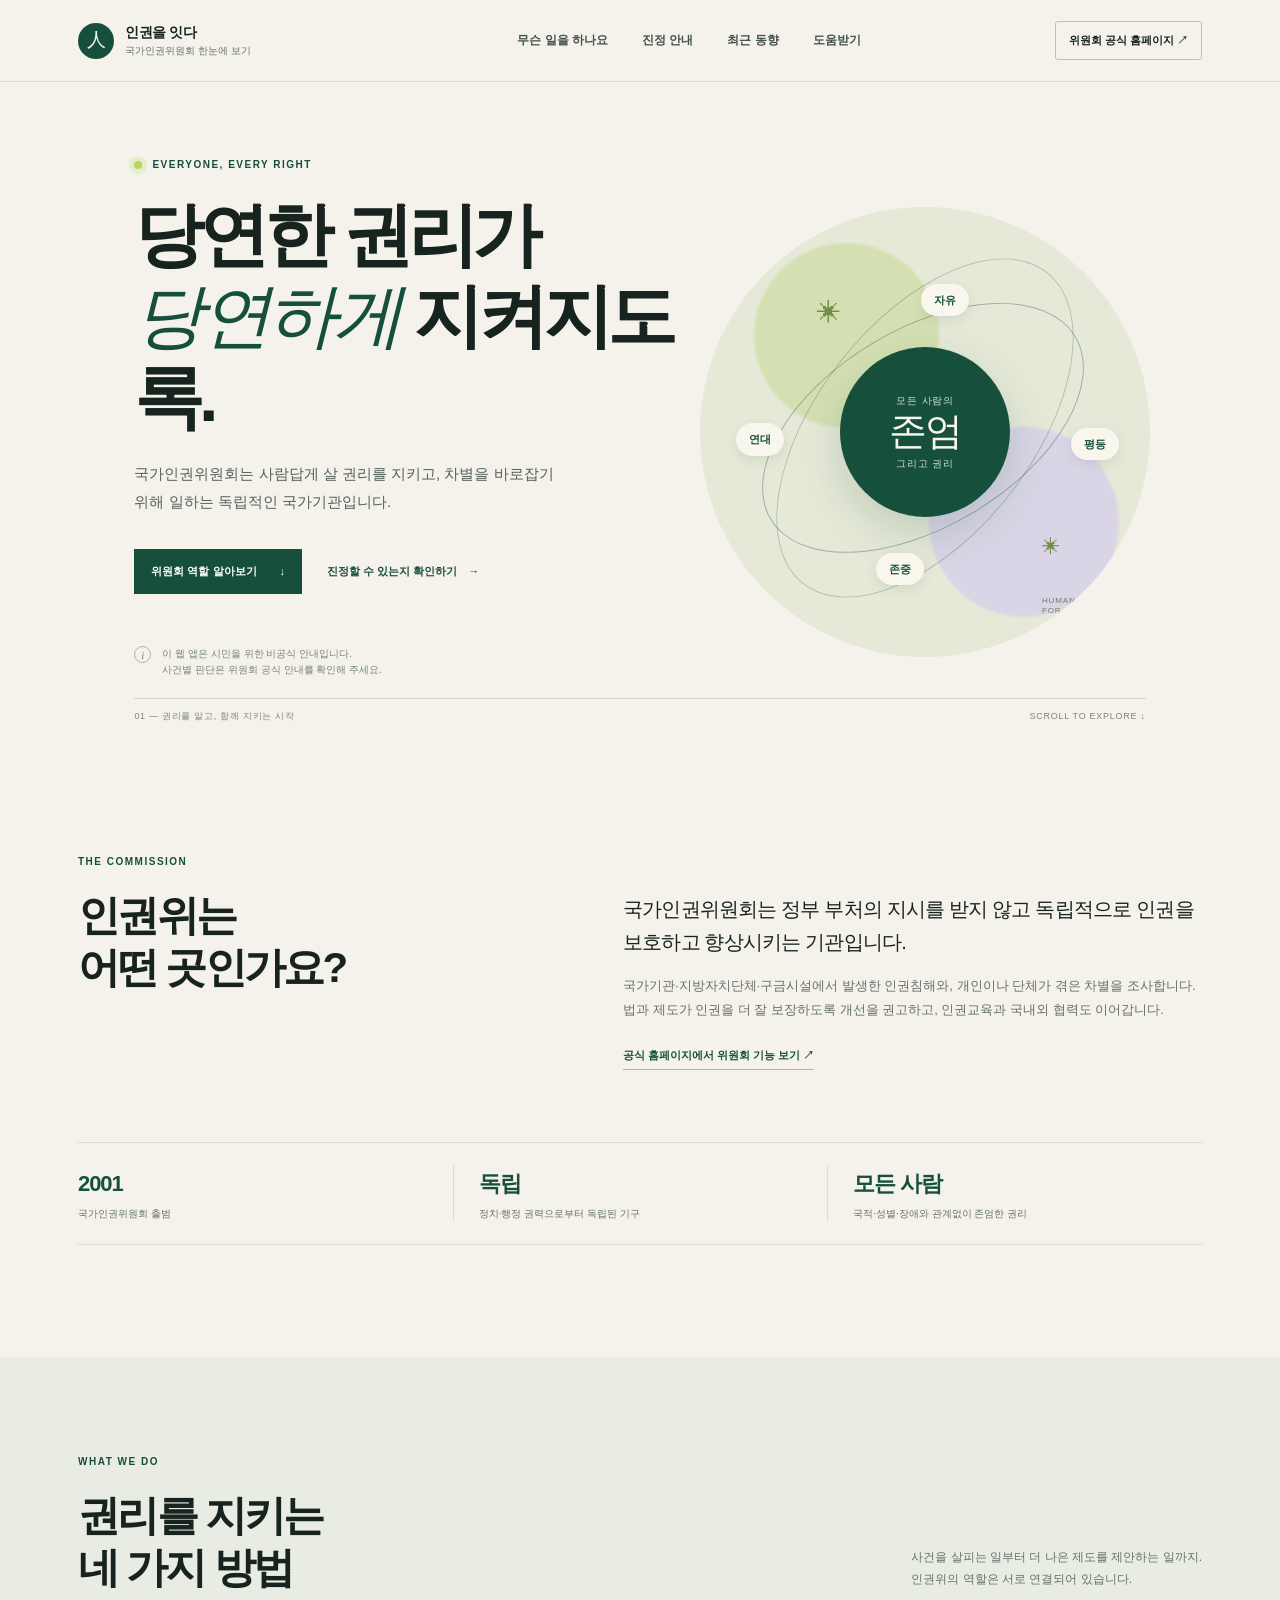
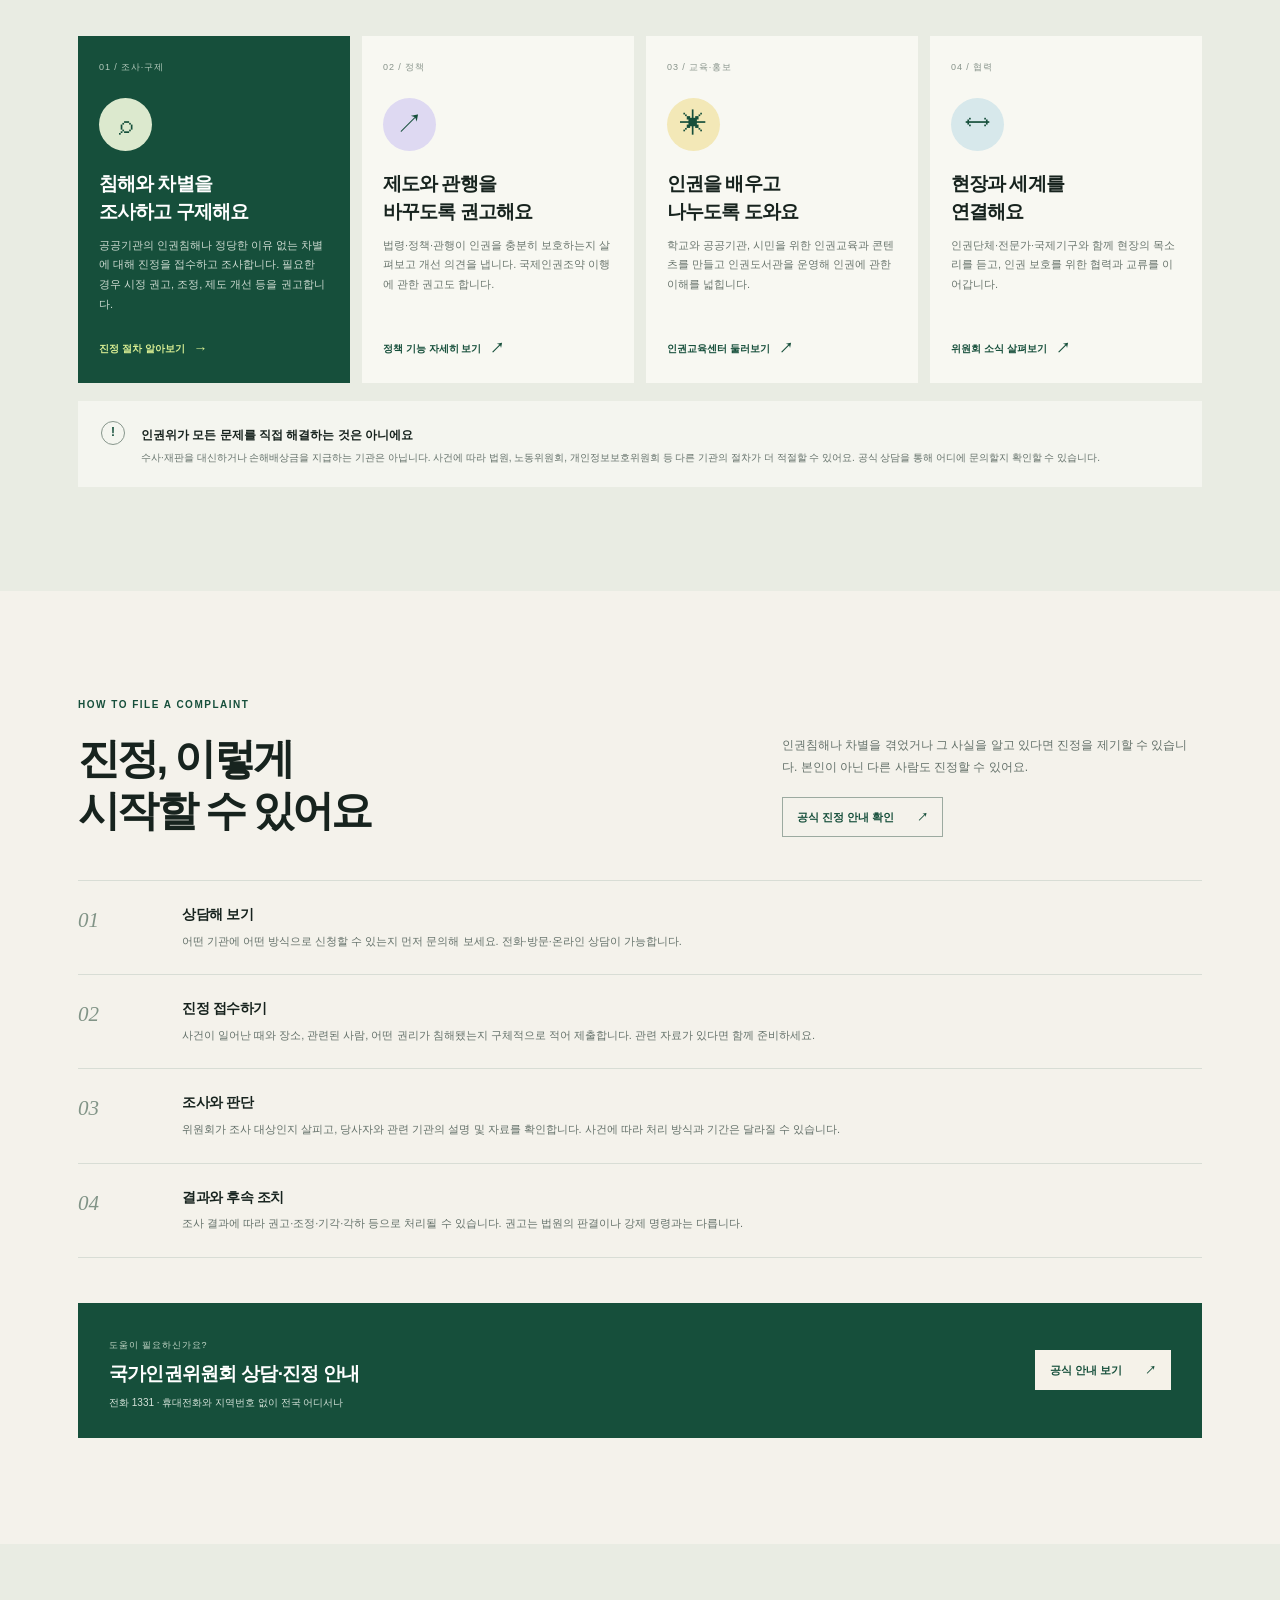
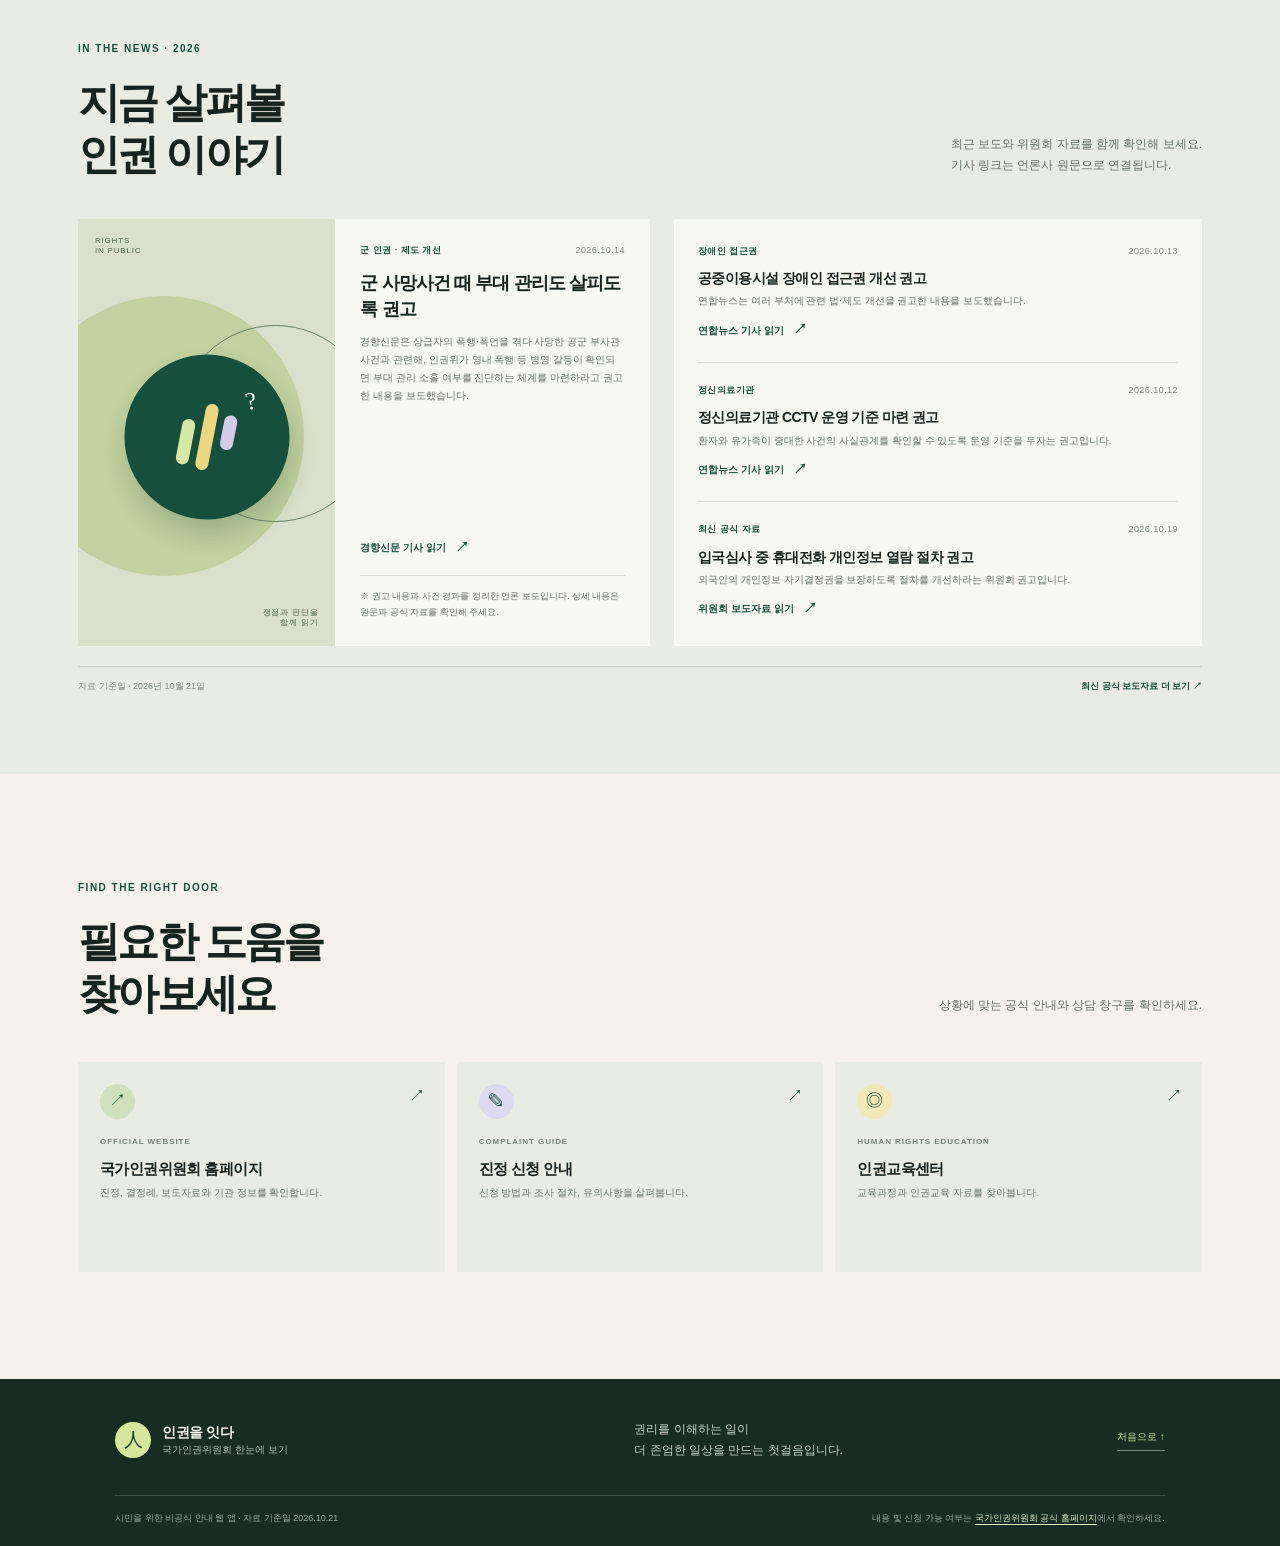
<file: index.html>
<!doctype html>
<html lang="ko">
<head>
  <meta charset="utf-8">
  <meta name="viewport" content="width=device-width, initial-scale=1">
  <meta name="theme-color" content="#f4f2eb">
  <meta name="description" content="국가인권위원회가 하는 일과 진정 방법, 최근 인권 이슈를 쉽게 알아보는 시민 안내 웹 앱입니다.">
  <title>인권을 잇다 — 국가인권위원회 한눈에 보기</title>
  <link rel="stylesheet" href="style.css">
  <script src="app.js" defer></script>
</head>
<body>
  <a class="skip-link" href="#main">본문으로 건너뛰기</a>
  <header class="topbar">
    <a class="brand" href="#top" aria-label="인권을 잇다, 첫 화면">
      <span class="brand-mark" aria-hidden="true">人</span>
      <span><strong>인권을 잇다</strong><small>국가인권위원회 한눈에 보기</small></span>
    </a>
    <button class="menu-toggle" aria-expanded="false" aria-controls="primary-nav" aria-label="메뉴 열기"><span></span><span></span></button>
    <nav id="primary-nav" aria-label="주요 메뉴">
      <a href="#role">무슨 일을 하나요</a>
      <a href="#process">진정 안내</a>
      <a href="#issues">최근 동향</a>
      <a href="#resources">도움받기</a>
    </nav>
    <a class="official-link" href="https://www.humanrights.go.kr/" target="_blank" rel="noopener noreferrer">위원회 공식 홈페이지 <span aria-hidden="true">↗</span></a>
  </header>

  <main id="main">
    <section class="hero" id="top">
      <div class="hero-copy">
        <p class="eyebrow"><span class="eyebrow-dot"></span> EVERYONE, EVERY RIGHT</p>
        <h1>당연한 권리가<br><em>당연하게</em> 지켜지도록.</h1>
        <p class="hero-lede">국가인권위원회는 사람답게 살 권리를 지키고, 차별을 바로잡기 위해 일하는 독립적인 국가기관입니다.</p>
        <div class="hero-actions">
          <a class="button button-dark" href="#role">위원회 역할 알아보기 <span aria-hidden="true">↓</span></a>
          <a class="text-link" href="#process">진정할 수 있는지 확인하기 <span aria-hidden="true">→</span></a>
        </div>
        <div class="hero-note"><span class="note-icon" aria-hidden="true">i</span><span>이 웹 앱은 시민을 위한 비공식 안내입니다.<br>사건별 판단은 위원회 공식 안내를 확인해 주세요.</span></div>
      </div>
      <div class="hero-art" aria-label="서로 다른 사람들이 연결되어 있는 모습을 표현한 그래픽" role="img">
        <div class="orbit orbit-one"></div><div class="orbit orbit-two"></div>
        <div class="art-center"><span>모든 사람의</span><strong>존엄</strong><span>그리고 권리</span></div>
        <span class="orbit-label label-a">자유</span><span class="orbit-label label-b">평등</span><span class="orbit-label label-c">존중</span><span class="orbit-label label-d">연대</span>
        <span class="art-spark spark-a">✳</span><span class="art-spark spark-b">✳</span><span class="art-caption">HUMAN RIGHTS<br>FOR ALL</span>
      </div>
      <div class="hero-bottom"><span>01 — 권리를 알고, 함께 지키는 시작</span><span>SCROLL TO EXPLORE ↓</span></div>
    </section>

    <section class="intro section-wrap" aria-labelledby="intro-title">
      <div class="section-kicker">THE COMMISSION</div>
      <div class="intro-content"><h2 id="intro-title">인권위는<br>어떤 곳인가요?</h2><div><p class="intro-lede">국가인권위원회는 정부 부처의 지시를 받지 않고 독립적으로 인권을 보호하고 향상시키는 기관입니다.</p><p>국가기관·지방자치단체·구금시설에서 발생한 인권침해와, 개인이나 단체가 겪은 차별을 조사합니다. 법과 제도가 인권을 더 잘 보장하도록 개선을 권고하고, 인권교육과 국내외 협력도 이어갑니다.</p><a class="inline-link" href="https://www.humanrights.go.kr/base/contents/view?contentsNo=4&menuLevel=3&menuNo=99" target="_blank" rel="noopener noreferrer">공식 홈페이지에서 위원회 기능 보기 <span>↗</span></a></div></div>
      <div class="stat-strip"><div><strong>2001</strong><span>국가인권위원회 출범</span></div><div><strong>독립</strong><span>정치·행정 권력으로부터 독립된 기구</span></div><div><strong>모든 사람</strong><span>국적·성별·장애와 관계없이 존엄한 권리</span></div></div>
    </section>

    <section class="roles-section" id="role">
      <div class="section-wrap">
        <div class="section-heading"><div><div class="section-kicker">WHAT WE DO</div><h2>권리를 지키는<br>네 가지 방법</h2></div><p>사건을 살피는 일부터 더 나은 제도를 제안하는 일까지.<br>인권위의 역할은 서로 연결되어 있습니다.</p></div>
        <div class="role-grid">
          <article class="role-card role-featured"><span class="role-no">01 / 조사·구제</span><div class="role-icon" aria-hidden="true">⌕</div><h3>침해와 차별을<br>조사하고 구제해요</h3><p>공공기관의 인권침해나 정당한 이유 없는 차별에 대해 진정을 접수하고 조사합니다. 필요한 경우 시정 권고, 조정, 제도 개선 등을 권고합니다.</p><a href="#process" class="card-link">진정 절차 알아보기 <span>→</span></a></article>
          <article class="role-card"><span class="role-no">02 / 정책</span><div class="role-icon icon-lilac" aria-hidden="true">↗</div><h3>제도와 관행을<br>바꾸도록 권고해요</h3><p>법령·정책·관행이 인권을 충분히 보호하는지 살펴보고 개선 의견을 냅니다. 국제인권조약 이행에 관한 권고도 합니다.</p><a href="https://www.humanrights.go.kr/base/contents/view?contentsNo=4&menuLevel=3&menuNo=99" target="_blank" rel="noopener noreferrer" class="card-link">정책 기능 자세히 보기 <span>↗</span></a></article>
          <article class="role-card"><span class="role-no">03 / 교육·홍보</span><div class="role-icon icon-yellow" aria-hidden="true">✳</div><h3>인권을 배우고<br>나누도록 도와요</h3><p>학교와 공공기관, 시민을 위한 인권교육과 콘텐츠를 만들고 인권도서관을 운영해 인권에 관한 이해를 넓힙니다.</p><a href="https://edu.humanrights.go.kr/" target="_blank" rel="noopener noreferrer" class="card-link">인권교육센터 둘러보기 <span>↗</span></a></article>
          <article class="role-card"><span class="role-no">04 / 협력</span><div class="role-icon icon-blue" aria-hidden="true">⟷</div><h3>현장과 세계를<br>연결해요</h3><p>인권단체·전문가·국제기구와 함께 현장의 목소리를 듣고, 인권 보호를 위한 협력과 교류를 이어갑니다.</p><a href="https://www.humanrights.go.kr/" target="_blank" rel="noopener noreferrer" class="card-link">위원회 소식 살펴보기 <span>↗</span></a></article>
        </div>
        <div class="scope-note"><span class="scope-mark">!</span><div><strong>인권위가 모든 문제를 직접 해결하는 것은 아니에요</strong><p>수사·재판을 대신하거나 손해배상금을 지급하는 기관은 아닙니다. 사건에 따라 법원, 노동위원회, 개인정보보호위원회 등 다른 기관의 절차가 더 적절할 수 있어요. 공식 상담을 통해 어디에 문의할지 확인할 수 있습니다.</p></div></div>
      </div>
    </section>

    <section class="process-section section-wrap" id="process">
      <div class="section-heading process-heading"><div><div class="section-kicker">HOW TO FILE A COMPLAINT</div><h2>진정, 이렇게<br>시작할 수 있어요</h2></div><div class="process-intro"><p>인권침해나 차별을 겪었거나 그 사실을 알고 있다면 진정을 제기할 수 있습니다. 본인이 아닌 다른 사람도 진정할 수 있어요.</p><a class="button button-outline" href="https://case.humanrights.go.kr/mdatStep/regStep02.do" target="_blank" rel="noopener noreferrer">공식 진정 안내 확인 <span>↗</span></a></div></div>
      <div class="process-steps">
        <article><span class="step-number">01</span><div><h3>상담해 보기</h3><p>어떤 기관에 어떤 방식으로 신청할 수 있는지 먼저 문의해 보세요. 전화·방문·온라인 상담이 가능합니다.</p></div></article>
        <article><span class="step-number">02</span><div><h3>진정 접수하기</h3><p>사건이 일어난 때와 장소, 관련된 사람, 어떤 권리가 침해됐는지 구체적으로 적어 제출합니다. 관련 자료가 있다면 함께 준비하세요.</p></div></article>
        <article><span class="step-number">03</span><div><h3>조사와 판단</h3><p>위원회가 조사 대상인지 살피고, 당사자와 관련 기관의 설명 및 자료를 확인합니다. 사건에 따라 처리 방식과 기간은 달라질 수 있습니다.</p></div></article>
        <article><span class="step-number">04</span><div><h3>결과와 후속 조치</h3><p>조사 결과에 따라 권고·조정·기각·각하 등으로 처리될 수 있습니다. 권고는 법원의 판결이나 강제 명령과는 다릅니다.</p></div></article>
      </div>
      <div class="callout"><div><span class="callout-eyebrow">도움이 필요하신가요?</span><h3>국가인권위원회 상담·진정 안내</h3><p>전화 1331 · 휴대전화와 지역번호 없이 전국 어디서나</p></div><a class="button button-light" href="https://case.humanrights.go.kr/mdatStep/regStep02.do" target="_blank" rel="noopener noreferrer">공식 안내 보기 <span>↗</span></a></div>
    </section>

    <section class="issues-section" id="issues">
      <div class="section-wrap">
        <div class="section-heading news-heading"><div><div class="section-kicker">IN THE NEWS · 2026</div><h2>지금 살펴볼<br>인권 이야기</h2></div><p>최근 보도와 위원회 자료를 함께 확인해 보세요.<br>기사 링크는 언론사 원문으로 연결됩니다.</p></div>
        <div class="news-layout">
          <article class="news-lead"><div class="news-meta"><span>군 인권 · 제도 개선</span><time datetime="2026-10-14">2026.10.14</time></div><div class="news-art"><span class="news-art-top">RIGHTS<br>IN PUBLIC</span><div class="news-art-shape"><i></i><i></i><i></i><b>?</b></div><span class="news-art-bottom">쟁점과 판단을<br>함께 읽기</span></div><div class="news-lead-copy"><h3>군 사망사건 때 부대 관리도 살피도록 권고</h3><p>경향신문은 상급자의 폭행·폭언을 겪다 사망한 공군 부사관 사건과 관련해, 인권위가 영내 폭행 등 병영 갈등이 확인되면 부대 관리 소홀 여부를 진단하는 체계를 마련하라고 권고한 내용을 보도했습니다.</p><a href="https://www.khan.co.kr/article/202610141200001" target="_blank" rel="noopener noreferrer" class="card-link">경향신문 기사 읽기 <span>↗</span></a><p class="editorial-note">※ 권고 내용과 사건 경과를 정리한 언론 보도입니다. 상세 내용은 원문과 공식 자료를 확인해 주세요.</p></div></article>
          <div class="news-list">
            <article class="news-item"><div class="news-meta"><span>장애인 접근권</span><time datetime="2026-10-13">2026.10.13</time></div><h3>공중이용시설 장애인 접근권 개선 권고</h3><p>연합뉴스는 여러 부처에 관련 법·제도 개선을 권고한 내용을 보도했습니다.</p><a href="https://www.yna.co.kr/amp/view/AKR20261013054400004" target="_blank" rel="noopener noreferrer" class="card-link">연합뉴스 기사 읽기 <span>↗</span></a></article>
            <article class="news-item"><div class="news-meta"><span>정신의료기관</span><time datetime="2026-10-12">2026.10.12</time></div><h3>정신의료기관 CCTV 운영 기준 마련 권고</h3><p>환자와 유가족이 중대한 사건의 사실관계를 확인할 수 있도록 운영 기준을 두자는 권고입니다.</p><a href="https://www.yna.co.kr/view/AKR20261012044500004" target="_blank" rel="noopener noreferrer" class="card-link">연합뉴스 기사 읽기 <span>↗</span></a></article>
            <article class="news-item"><div class="news-meta"><span>최신 공식 자료</span><time datetime="2026-10-19">2026.10.19</time></div><h3>입국심사 중 휴대전화 개인정보 열람 절차 권고</h3><p>외국인의 개인정보 자기결정권을 보장하도록 절차를 개선하라는 위원회 권고입니다.</p><a href="https://humanrights.go.kr/base/board/read?boardManagementNo=24&boardNo=7612371&menuLevel=3&menuNo=912000&page=1&searchCategory=&searchType=&searchWord=" target="_blank" rel="noopener noreferrer" class="card-link">위원회 보도자료 읽기 <span>↗</span></a></article>
          </div>
        </div>
        <div class="news-footnote"><span>자료 기준일 · 2026년 10월 21일</span><a href="https://www.humanrights.go.kr/base/board/list?boardManagementNo=24&menuLevel=3&menuNo=91" target="_blank" rel="noopener noreferrer">최신 공식 보도자료 더 보기 <span>↗</span></a></div>
      </div>
    </section>

    <section class="resources-section section-wrap" id="resources">
      <div class="section-heading"><div><div class="section-kicker">FIND THE RIGHT DOOR</div><h2>필요한 도움을<br>찾아보세요</h2></div><p>상황에 맞는 공식 안내와 상담 창구를 확인하세요.</p></div>
      <div class="resource-grid">
        <a href="https://www.humanrights.go.kr/" target="_blank" rel="noopener noreferrer" class="resource-card"><span class="resource-icon">↗</span><span class="resource-label">OFFICIAL WEBSITE</span><strong>국가인권위원회 홈페이지</strong><span class="resource-desc">진정, 결정례, 보도자료와 기관 정보를 확인합니다.</span><span class="resource-arrow">↗</span></a>
        <a href="https://case.humanrights.go.kr/mdatStep/regStep02.do" target="_blank" rel="noopener noreferrer" class="resource-card"><span class="resource-icon resource-icon-purple">✎</span><span class="resource-label">COMPLAINT GUIDE</span><strong>진정 신청 안내</strong><span class="resource-desc">신청 방법과 조사 절차, 유의사항을 살펴봅니다.</span><span class="resource-arrow">↗</span></a>
        <a href="https://edu.humanrights.go.kr/" target="_blank" rel="noopener noreferrer" class="resource-card"><span class="resource-icon resource-icon-yellow">◎</span><span class="resource-label">HUMAN RIGHTS EDUCATION</span><strong>인권교육센터</strong><span class="resource-desc">교육과정과 인권교육 자료를 찾아봅니다.</span><span class="resource-arrow">↗</span></a>
      </div>
    </section>
  </main>

  <footer class="footer"><div class="footer-top"><a class="brand brand-footer" href="#top"><span class="brand-mark" aria-hidden="true">人</span><span><strong>인권을 잇다</strong><small>국가인권위원회 한눈에 보기</small></span></a><p>권리를 이해하는 일이<br>더 존엄한 일상을 만드는 첫걸음입니다.</p><a class="back-top" href="#top">처음으로 ↑</a></div><div class="footer-bottom"><span>시민을 위한 비공식 안내 웹 앱 · 자료 기준일 2026.10.21</span><span>내용 및 신청 가능 여부는 <a href="https://www.humanrights.go.kr/" target="_blank" rel="noopener noreferrer">국가인권위원회 공식 홈페이지</a>에서 확인하세요.</span></div></footer>
  <aside class="popup-fallback" id="popup-fallback" role="alert" hidden>
    <div><strong>설문 팝업이 열리지 않았나요?</strong><p>브라우저가 자동 팝업을 차단했을 수 있습니다.</p></div>
    <a href="survey.html" target="rightsHelpSurvey" id="popup-retry">설문 열기 <span aria-hidden="true">↗</span></a>
  </aside>
</body>
</html>
</file>
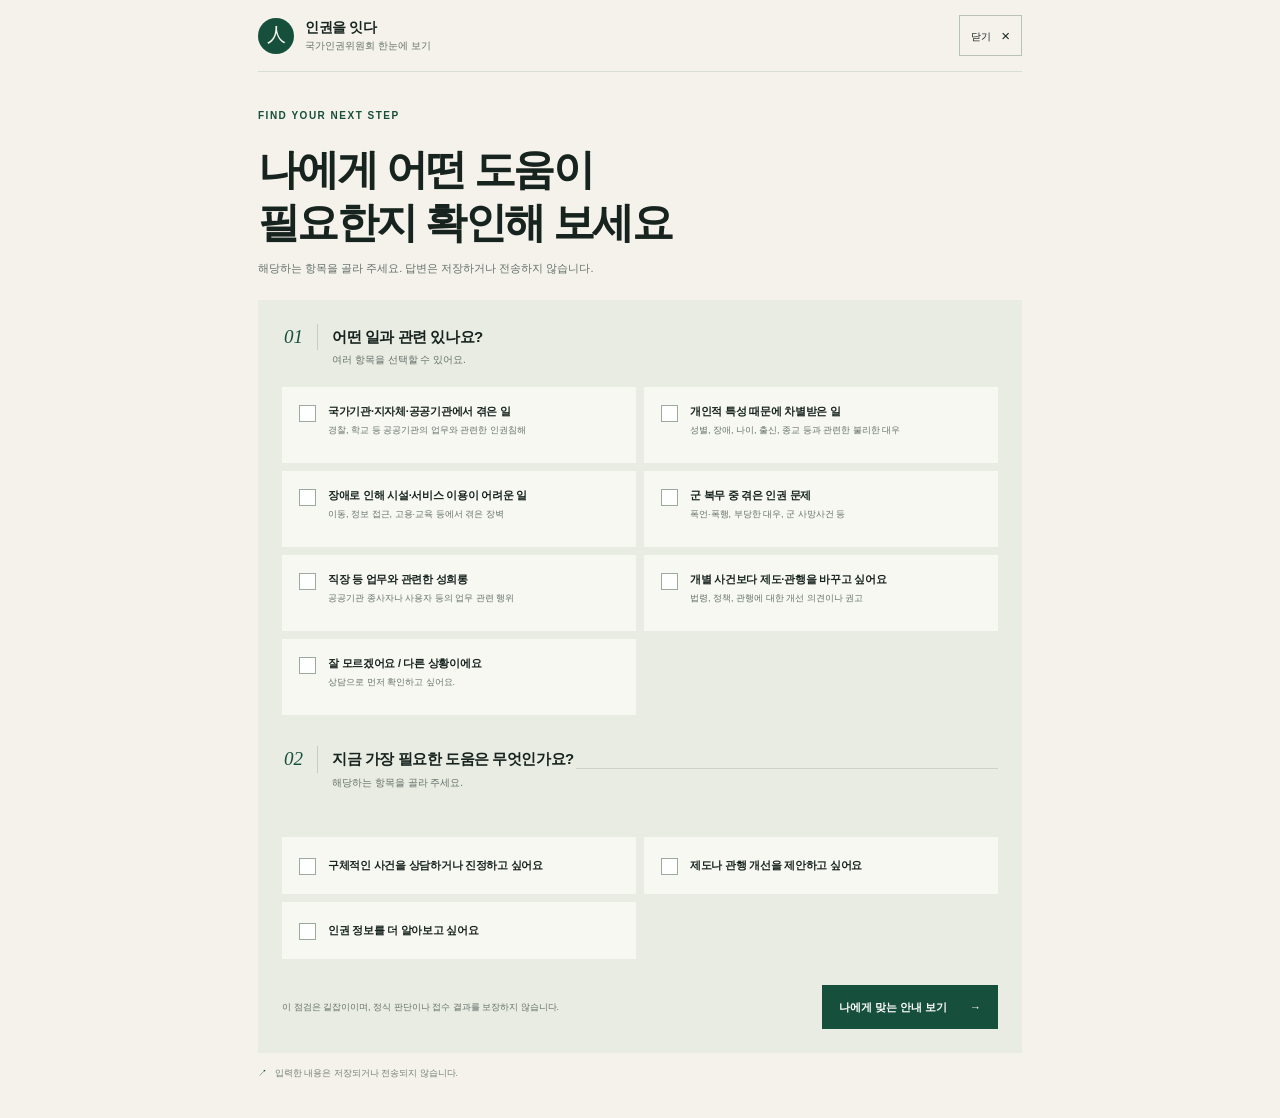
<file: survey.html>
<!doctype html>
<html lang="ko">
<head>
  <meta charset="utf-8">
  <meta name="viewport" content="width=device-width, initial-scale=1">
  <meta name="theme-color" content="#f4f2eb">
  <meta name="description" content="국가인권위원회에서 받을 수 있는 도움을 확인하는 자가점검 설문입니다.">
  <title>나에게 맞는 도움 찾기 — 인권을 잇다</title>
  <link rel="stylesheet" href="style.css">
  <script src="app.js" defer></script>
</head>
<body class="survey-window">
  <main class="survey-window-shell">
    <header class="survey-window-header">
      <a class="brand" href="index.html" target="_blank" rel="noopener noreferrer" aria-label="소개 페이지 열기">
        <span class="brand-mark" aria-hidden="true">人</span>
        <span><strong>인권을 잇다</strong><small>국가인권위원회 한눈에 보기</small></span>
      </a>
      <button class="survey-close" id="close-survey" type="button" aria-label="설문 창 닫기">닫기 <span aria-hidden="true">×</span></button>
    </header>
    <section class="survey-window-content" aria-labelledby="survey-title">
      <div class="section-kicker">FIND YOUR NEXT STEP</div>
      <h1 id="survey-title">나에게 어떤 도움이<br>필요한지 확인해 보세요</h1>
      <p class="survey-window-intro">해당하는 항목을 골라 주세요. 답변은 저장하거나 전송하지 않습니다.</p>
      <form class="help-check-form" id="help-check-form">
        <fieldset class="check-group">
          <legend><span class="question-number">01</span><span><strong>어떤 일과 관련 있나요?</strong><small>여러 항목을 선택할 수 있어요.</small></span></legend>
          <div class="check-options">
            <label class="check-option"><input type="checkbox" name="situation" value="public"><span class="custom-check" aria-hidden="true"></span><span><strong>국가기관·지자체·공공기관에서 겪은 일</strong><small>경찰, 학교 등 공공기관의 업무와 관련한 인권침해</small></span></label>
            <label class="check-option"><input type="checkbox" name="situation" value="discrimination"><span class="custom-check" aria-hidden="true"></span><span><strong>개인적 특성 때문에 차별받은 일</strong><small>성별, 장애, 나이, 출신, 종교 등과 관련한 불리한 대우</small></span></label>
            <label class="check-option"><input type="checkbox" name="situation" value="access"><span class="custom-check" aria-hidden="true"></span><span><strong>장애로 인해 시설·서비스 이용이 어려운 일</strong><small>이동, 정보 접근, 고용·교육 등에서 겪은 장벽</small></span></label>
            <label class="check-option"><input type="checkbox" name="situation" value="military"><span class="custom-check" aria-hidden="true"></span><span><strong>군 복무 중 겪은 인권 문제</strong><small>폭언·폭행, 부당한 대우, 군 사망사건 등</small></span></label>
            <label class="check-option"><input type="checkbox" name="situation" value="harassment"><span class="custom-check" aria-hidden="true"></span><span><strong>직장 등 업무와 관련한 성희롱</strong><small>공공기관 종사자나 사용자 등의 업무 관련 행위</small></span></label>
            <label class="check-option"><input type="checkbox" name="situation" value="policy"><span class="custom-check" aria-hidden="true"></span><span><strong>개별 사건보다 제도·관행을 바꾸고 싶어요</strong><small>법령, 정책, 관행에 대한 개선 의견이나 권고</small></span></label>
            <label class="check-option"><input type="checkbox" name="situation" value="unsure"><span class="custom-check" aria-hidden="true"></span><span><strong>잘 모르겠어요 / 다른 상황이에요</strong><small>상담으로 먼저 확인하고 싶어요.</small></span></label>
          </div>
        </fieldset>
        <fieldset class="check-group check-group-next">
          <legend><span class="question-number">02</span><span><strong>지금 가장 필요한 도움은 무엇인가요?</strong><small>해당하는 항목을 골라 주세요.</small></span></legend>
          <div class="check-options check-options-short">
            <label class="check-option"><input type="checkbox" name="need" value="case"><span class="custom-check" aria-hidden="true"></span><span><strong>구체적인 사건을 상담하거나 진정하고 싶어요</strong></span></label>
            <label class="check-option"><input type="checkbox" name="need" value="policy"><span class="custom-check" aria-hidden="true"></span><span><strong>제도나 관행 개선을 제안하고 싶어요</strong></span></label>
            <label class="check-option"><input type="checkbox" name="need" value="learn"><span class="custom-check" aria-hidden="true"></span><span><strong>인권 정보를 더 알아보고 싶어요</strong></span></label>
          </div>
        </fieldset>
        <div class="help-check-actions"><p>이 점검은 길잡이이며, 정식 판단이나 접수 결과를 보장하지 않습니다.</p><button type="submit" class="button button-dark">나에게 맞는 안내 보기 <span aria-hidden="true">→</span></button></div>
      </form>
      <div class="help-result" id="help-result" role="status" aria-live="polite" tabindex="-1" hidden></div>
      <p class="privacy-note"><span aria-hidden="true">↗</span> 입력한 내용은 저장되거나 전송되지 않습니다.</p>
    </section>
  </main>
</body>
</html>
</file>
<file: style.css>
:root{--ink:#17231e;--muted:#64716a;--paper:#f4f2eb;--white:#fffefa;--green:#164f3b;--green-dark:#103b2d;--line:#d8ddd5;--lime:#d8ee91;--lav:#ded9f2;--yellow:#f3d77d;--blue:#d7e8eb;--serif:Georgia,'Times New Roman',serif;--sans:-apple-system,BlinkMacSystemFont,'Apple SD Gothic Neo','Malgun Gothic','Noto Sans KR',sans-serif}
*{box-sizing:border-box}html{scroll-behavior:smooth;scroll-padding-top:88px}body{margin:0;background:var(--paper);color:var(--ink);font-family:var(--sans);font-size:15px;line-height:1.7;-webkit-font-smoothing:antialiased}a{color:inherit;text-decoration:none}button{font:inherit}.skip-link{position:absolute;top:-50px;left:16px;background:var(--green);color:white;padding:10px 16px;z-index:20}.skip-link:focus{top:12px}.topbar{height:82px;padding:0 6.1vw;display:flex;align-items:center;justify-content:space-between;border-bottom:1px solid rgba(23,35,30,.12);background:rgba(244,242,235,.94);position:sticky;top:0;z-index:10;backdrop-filter:blur(16px)}.brand{display:flex;align-items:center;gap:11px;min-width:245px}.brand-mark{width:36px;height:36px;display:grid;place-items:center;border-radius:50%;background:var(--green);color:#f7f5ed;font-family:var(--serif);font-size:19px}.brand strong,.brand small{display:block;line-height:1.35}.brand strong{font-size:14px;letter-spacing:-.03em}.brand small{font-size:10px;color:var(--muted);margin-top:2px}.topbar nav{display:flex;gap:34px;align-items:center}.topbar nav a{font-size:12px;font-weight:600;color:#44524b;transition:color .2s}.topbar nav a:hover,.topbar nav a:focus{color:var(--green)}.official-link{border:1px solid #b9c2ba;padding:9px 13px;font-size:11px;font-weight:600;border-radius:3px}.official-link span,.inline-link span{color:var(--green)}.menu-toggle{display:none}
.hero{min-height:640px;padding:74px 9vw 22px 10.5vw;display:grid;grid-template-columns:1.07fr .93fr;align-items:center;position:relative;overflow:hidden}.hero-copy{padding-bottom:45px;max-width:570px}.eyebrow,.section-kicker{font-size:10px;letter-spacing:.15em;font-weight:700;color:var(--green)}.eyebrow{display:flex;align-items:center;gap:10px;margin:0 0 22px}.eyebrow-dot{width:8px;height:8px;background:#b7d65c;border-radius:50%;box-shadow:0 0 0 5px #e6edca}.hero h1{font-size:clamp(45px,5.5vw,76px);letter-spacing:-.075em;line-height:1.15;margin:0 0 22px;font-weight:700}.hero h1 em{font-family:var(--serif);font-weight:400;letter-spacing:-.055em;color:var(--green);font-style:italic}.hero-lede{font-size:15px;color:#53615a;max-width:430px;line-height:1.9;margin:0}.hero-actions{display:flex;align-items:center;gap:25px;margin-top:32px}.button{display:inline-flex;align-items:center;gap:23px;padding:13px 17px;font-size:11px;font-weight:700;transition:transform .2s,background .2s}.button:hover{transform:translateY(-2px)}.button-dark{background:var(--green);color:white}.button-dark:hover{background:var(--green-dark)}.text-link,.inline-link{font-size:11px;font-weight:700;color:var(--green)}.text-link span{margin-left:8px}.hero-note{margin-top:52px;display:flex;align-items:flex-start;gap:11px;color:#77837b;font-size:10px;line-height:1.6}.note-icon{border:1px solid #aab5ac;border-radius:50%;width:17px;height:17px;line-height:16px;text-align:center;font-family:var(--serif);font-style:italic;font-size:11px;flex:none}.hero-art{width:min(39vw,450px);height:min(39vw,450px);min-width:330px;min-height:330px;margin:0 auto 14px;position:relative;border-radius:50%;background:#e6e9d8;overflow:hidden}.hero-art:before,.hero-art:after{content:"";position:absolute;border-radius:50%;filter:blur(1px)}.hero-art:before{width:185px;height:185px;background:#d5e0b2;top:8%;left:12%}.hero-art:after{width:190px;height:190px;background:#d9d2e8;right:7%;bottom:9%;opacity:.88}.orbit{position:absolute;border:1px solid rgba(22,79,59,.36);border-radius:50%;z-index:1;transform:rotate(-31deg)}.orbit-one{width:79%;height:44%;left:10%;top:27%}.orbit-two{width:48%;height:88%;left:26%;top:5%;transform:rotate(38deg);border-color:rgba(22,79,59,.25)}.art-center{position:absolute;z-index:3;width:170px;height:170px;border-radius:50%;background:var(--green);color:#f7f5ed;left:50%;top:50%;transform:translate(-50%,-50%);display:flex;align-items:center;justify-content:center;flex-direction:column;box-shadow:0 16px 45px rgba(22,79,59,.18)}.art-center span{font-size:10px;letter-spacing:.08em;color:#d5e2d9}.art-center strong{font-family:var(--serif);font-size:38px;line-height:1.2;font-weight:400;letter-spacing:-.05em}.orbit-label{position:absolute;z-index:4;font-size:11px;font-weight:700;color:var(--green);background:#f8f6ed;padding:7px 13px;border-radius:20px;box-shadow:0 4px 12px #3946351c}.label-a{top:17%;left:49%}.label-b{right:7%;top:49%}.label-c{bottom:16%;left:39%}.label-d{left:8%;top:48%}.art-spark{position:absolute;z-index:3;color:#718d46;font-size:24px}.spark-a{top:19%;left:26%}.spark-b{right:20%;bottom:21%;font-size:18px}.art-caption{position:absolute;z-index:2;bottom:9%;right:8%;font-size:8px;line-height:1.3;letter-spacing:.11em;color:#6e7b68}.hero-bottom{position:absolute;bottom:20px;left:10.5vw;right:10.5vw;border-top:1px solid #cfd5cb;padding-top:10px;display:flex;justify-content:space-between;color:#7b857e;font-size:9px;letter-spacing:.08em}
.section-wrap{max-width:1180px;margin:0 auto;padding-left:28px;padding-right:28px}.intro{padding-top:108px;padding-bottom:112px}.section-kicker{margin-bottom:20px}.intro-content{display:grid;grid-template-columns:.88fr 1.12fr;gap:8%;align-items:start}.intro h2,.section-heading h2{font-size:42px;line-height:1.24;letter-spacing:-.065em;margin:0;font-weight:600}.intro-content>div{max-width:615px}.intro-lede{font-size:20px;line-height:1.65;letter-spacing:-.04em;margin:3px 0 15px;font-weight:500}.intro-content>div>p:not(.intro-lede){font-size:13px;color:var(--muted);line-height:1.9;margin:0 0 18px}.inline-link{display:inline-block;border-bottom:1px solid #a9b9ad;padding-bottom:4px}.stat-strip{margin-top:72px;border-top:1px solid var(--line);border-bottom:1px solid var(--line);display:grid;grid-template-columns:repeat(3,1fr);padding:22px 0}.stat-strip div{padding-left:25px;border-left:1px solid var(--line)}.stat-strip div:first-child{border:0;padding-left:0}.stat-strip strong,.stat-strip span{display:block}.stat-strip strong{font-size:22px;letter-spacing:-.05em;color:var(--green)}.stat-strip span{font-size:10px;color:var(--muted);margin-top:3px}
.roles-section{background:#e9ece3;padding:96px 0 104px}.section-heading{display:flex;align-items:flex-end;justify-content:space-between;gap:30px;margin-bottom:42px}.section-heading>p{font-size:12px;line-height:1.8;color:var(--muted);margin:0 0 4px}.role-grid{display:grid;grid-template-columns:repeat(4,1fr);gap:12px}.role-card{min-height:320px;background:#f8f8f2;padding:24px 21px 22px;position:relative;display:flex;flex-direction:column;align-items:flex-start}.role-featured{background:var(--green);color:#fff}.role-no{font-size:9px;letter-spacing:.1em;color:#87938a}.role-featured .role-no{color:#b4cabc}.role-icon{height:53px;width:53px;border-radius:50%;display:grid;place-items:center;margin-top:23px;background:#dce9ce;color:var(--green);font-size:27px;font-family:var(--serif)}.icon-lilac{background:var(--lav)}.icon-yellow{background:#f3e8b7}.icon-blue{background:var(--blue)}.role-card h3{font-size:19px;letter-spacing:-.05em;line-height:1.45;margin:19px 0 10px}.role-card p{font-size:11px;line-height:1.8;color:#69756d;margin:0 0 22px}.role-featured p{color:#cedbd2}.card-link{margin-top:auto;font-size:10px;font-weight:700;color:var(--green);display:inline-flex;gap:9px;align-items:center}.role-featured .card-link{color:#d9ee93}.card-link span{font-size:14px}.scope-note{display:flex;gap:16px;align-items:flex-start;margin-top:18px;padding:20px 23px;background:#f4f5ef}.scope-mark{width:24px;height:24px;display:grid;place-items:center;flex:none;border:1px solid #87968c;color:var(--green);border-radius:50%;font-size:12px;font-weight:700}.scope-note strong{font-size:12px}.scope-note p{font-size:10px;line-height:1.8;color:var(--muted);margin:3px 0 0}
.process-section{padding-top:105px;padding-bottom:106px}.process-heading{align-items:flex-end}.process-intro{max-width:420px}.process-intro p{font-size:12px;line-height:1.8;color:var(--muted);margin:0 0 18px}.button-outline{border:1px solid #9caaa0;color:var(--green);padding:10px 14px}.process-steps{border-top:1px solid var(--line);margin-top:43px}.process-steps article{display:grid;grid-template-columns:90px 1fr;gap:14px;border-bottom:1px solid var(--line);padding:22px 0 23px}.step-number{font-family:var(--serif);font-size:21px;font-style:italic;color:#819487}.process-steps h3{font-size:14px;margin:0 0 4px;letter-spacing:-.03em}.process-steps p{font-size:11px;color:var(--muted);margin:0;max-width:750px;line-height:1.85}.callout{margin-top:45px;background:var(--green);color:white;display:flex;justify-content:space-between;align-items:center;padding:27px 31px}.callout-eyebrow{font-size:9px;color:#c4d7c8;letter-spacing:.1em}.callout h3{font-size:19px;letter-spacing:-.04em;margin:3px 0}.callout p{font-size:10px;color:#d5e2d9;margin:0}.button-light{background:#f5f2e9;color:var(--green);padding:11px 15px}.button-light:hover{background:#e1edc7}
.issues-section{background:#e9ece3;padding:96px 0 80px}.news-heading{margin-bottom:38px}.news-layout{display:grid;grid-template-columns:1.04fr .96fr;gap:24px}.news-lead{background:#f8f8f2;display:grid;grid-template-columns:.9fr 1.1fr;min-height:366px}.news-lead-copy{padding:26px 25px;display:flex;flex-direction:column;align-items:flex-start}.news-meta{display:flex;justify-content:space-between;align-items:center;width:100%;font-size:9px;color:#7b877e;letter-spacing:.05em}.news-meta span{color:var(--green);font-weight:700}.news-art{min-height:260px;background:#d9e0cb;position:relative;overflow:hidden;padding:17px}.news-art:before{content:"";position:absolute;width:280px;height:280px;border-radius:50%;background:#c1d19f;top:18%;left:-21%}.news-art:after{content:"";position:absolute;width:195px;height:195px;border:1px solid #678265;border-radius:50%;right:-15%;top:25%}.news-art-top,.news-art-bottom{position:absolute;z-index:2;font-size:8px;line-height:1.3;letter-spacing:.1em;color:#49634e}.news-art-top{top:17px;left:17px}.news-art-bottom{bottom:17px;right:17px;text-align:right}.news-art-shape{position:absolute;z-index:1;left:50%;top:51%;transform:translate(-50%,-50%) rotate(-11deg);width:165px;height:165px;border-radius:50%;background:var(--green);display:flex;align-items:center;justify-content:center;gap:9px;box-shadow:0 15px 25px #163a2a33}.news-art-shape i{width:13px;height:46px;border-radius:9px;background:#d6e9a4;transform:rotate(22deg)}.news-art-shape i:nth-child(2){height:67px;background:#ecd780}.news-art-shape i:nth-child(3){height:35px;background:#d5cce9}.news-art-shape b{position:absolute;color:white;font-family:var(--serif);font-size:25px;right:27px;top:35px;font-weight:400}.news-lead-copy .news-meta{margin-bottom:20px}.news-lead-copy h3{font-size:18px;line-height:1.45;letter-spacing:-.05em;margin:0 0 11px}.news-lead-copy>p{font-size:10px;line-height:1.8;color:var(--muted);margin:0 0 19px}.news-lead-copy .editorial-note{font-size:9px;border-top:1px solid var(--line);padding-top:12px;margin-top:15px;margin-bottom:0}.news-list{background:#f8f8f2;padding:5px 24px}.news-item{padding:20px 0;border-bottom:1px solid var(--line);display:flex;flex-direction:column;align-items:flex-start;min-height:119px}.news-item:last-child{border-bottom:0}.news-item h3{font-size:14px;line-height:1.45;letter-spacing:-.04em;margin:9px 0 4px}.news-item p{font-size:10px;line-height:1.7;color:var(--muted);margin:0 0 9px}.news-item .card-link{margin-top:auto}.news-footnote{border-top:1px solid #cbd3c8;margin-top:20px;padding-top:12px;display:flex;justify-content:space-between;font-size:9px;color:#7a867e}.news-footnote a{color:var(--green);font-weight:700}
.resources-section{padding-top:105px;padding-bottom:107px}.resource-grid{display:grid;grid-template-columns:repeat(3,1fr);gap:12px}.resource-card{position:relative;background:#e9ece3;min-height:210px;padding:22px;display:flex;flex-direction:column;align-items:flex-start;transition:transform .2s,background .2s}.resource-card:hover{transform:translateY(-3px);background:#e1e8d8}.resource-icon{width:35px;height:35px;border-radius:50%;display:grid;place-items:center;background:#cfe0bc;color:var(--green);font-size:17px;margin-bottom:16px}.resource-icon-purple{background:#ded9f2}.resource-icon-yellow{background:#f3e8b7}.resource-label{font-size:8px;color:#758179;letter-spacing:.12em;font-weight:700}.resource-card strong{font-size:15px;margin-top:7px;letter-spacing:-.04em}.resource-desc{font-size:10px;color:var(--muted);margin-top:3px}.resource-arrow{position:absolute;right:20px;top:20px;color:var(--green);font-size:16px}.footer{background:#172c23;color:#f5f4ec;padding:40px 9vw 20px}.footer-top{max-width:1125px;margin:0 auto;display:flex;align-items:center;justify-content:space-between;padding-bottom:35px}.brand-footer .brand-mark{background:#d5e79a;color:#1b422f}.brand-footer small{color:#b4c2b7}.footer-top>p{font-size:12px;line-height:1.7;color:#c8d3ca;margin:0}.back-top{font-size:10px;color:#d5e79a;border-bottom:1px solid #788e7d;padding-bottom:5px}.footer-bottom{max-width:1125px;margin:auto;padding-top:15px;border-top:1px solid #3e5548;display:flex;justify-content:space-between;gap:20px;color:#9eaea2;font-size:9px}.footer-bottom a{color:#e1edc7;text-decoration:underline;text-underline-offset:3px}
@media(max-width:900px){.topbar{padding:0 4vw}.brand{min-width:0}.topbar nav{gap:18px}.topbar nav a{font-size:11px}.official-link{font-size:10px;padding:8px}.hero{padding-left:7vw;padding-right:7vw}.hero-bottom{left:7vw;right:7vw}.hero-art{width:38vw;height:38vw;min-width:290px;min-height:290px}.role-grid{grid-template-columns:repeat(2,1fr)}.role-card{min-height:290px}.section-wrap{padding-left:5vw;padding-right:5vw}.news-layout{grid-template-columns:1fr}.news-lead{min-height:310px}.news-art{min-height:310px}}
@media(max-width:650px){html{scroll-padding-top:70px}.topbar{height:68px;padding:0 20px}.brand-mark{width:32px;height:32px}.menu-toggle{display:flex;width:34px;height:34px;border:0;background:transparent;flex-direction:column;justify-content:center;gap:5px;order:3;padding:5px}.menu-toggle span{height:1px;width:21px;background:var(--ink);display:block}.topbar nav{display:none;position:absolute;top:67px;left:0;right:0;background:var(--paper);padding:16px 22px 22px;flex-direction:column;align-items:flex-start;gap:14px;border-bottom:1px solid var(--line)}.topbar nav.open{display:flex}.topbar nav a{font-size:13px}.official-link{margin-left:auto;margin-right:9px;font-size:0;border:0;padding:8px}.official-link span{font-size:17px}.hero{display:flex;flex-direction:column;align-items:stretch;padding:60px 23px 55px;min-height:0}.hero-copy{padding-bottom:10px}.hero h1{font-size:49px}.hero-lede{font-size:13px}.hero-actions{gap:13px;flex-wrap:wrap;margin-top:24px}.button{font-size:10px}.text-link{font-size:10px}.hero-note{margin-top:28px}.hero-art{width:min(84vw,370px);height:min(84vw,370px);min-width:0;min-height:0;margin:30px auto 22px}.art-center{width:140px;height:140px}.art-center strong{font-size:32px}.hero-bottom{left:23px;right:23px;bottom:14px;font-size:7px}.hero-bottom span:first-child{max-width:58%}.intro{padding-top:72px;padding-bottom:74px}.intro-content{grid-template-columns:1fr;gap:20px}.intro h2,.section-heading h2{font-size:35px}.intro-lede{font-size:17px}.intro-content>div>p:not(.intro-lede){font-size:12px}.stat-strip{margin-top:43px;grid-template-columns:1fr;gap:15px;padding:18px 0}.stat-strip div,.stat-strip div:first-child{padding-left:14px;border-left:1px solid var(--line)}.stat-strip strong{font-size:18px}.stat-strip span{font-size:9px}.roles-section,.issues-section{padding:70px 0}.section-heading{display:block;margin-bottom:28px}.section-heading>p{margin-top:16px;font-size:11px}.role-grid{grid-template-columns:1fr;gap:9px}.role-card{min-height:0;padding:20px}.role-icon{margin-top:18px;width:45px;height:45px;font-size:23px}.role-card h3{font-size:18px;margin-top:14px}.role-card p{font-size:11px}.scope-note{padding:17px;gap:12px}.scope-note strong{font-size:11px}.scope-note p{font-size:9px}.process-section{padding-top:73px;padding-bottom:74px}.process-intro{margin-top:19px}.process-intro p{font-size:11px}.process-steps{margin-top:29px}.process-steps article{grid-template-columns:48px 1fr;gap:8px;padding:18px 0}.process-steps h3{font-size:13px}.process-steps p{font-size:10px}.callout{margin-top:30px;padding:22px 18px;display:block}.callout h3{font-size:16px}.callout p{font-size:9px}.callout .button{margin-top:16px}.news-layout{gap:11px}.news-lead{grid-template-columns:1fr}.news-art{min-height:250px}.news-lead-copy{padding:21px}.news-lead-copy h3{font-size:17px}.news-list{padding:2px 18px}.news-item{padding:18px 0}.news-item h3{font-size:13px}.news-footnote{font-size:8px;gap:10px}.resources-section{padding-top:72px;padding-bottom:72px}.resource-grid{grid-template-columns:1fr;gap:9px}.resource-card{min-height:175px;padding:19px}.footer{padding:32px 22px 18px}.footer-top{align-items:flex-start;flex-wrap:wrap;gap:20px}.footer-top>p{order:3;width:100%;font-size:11px}.footer-bottom{display:block;font-size:8px;line-height:1.9}.footer-bottom span{display:block}.back-top{margin-left:auto}}
@media(prefers-reduced-motion:reduce){html{scroll-behavior:auto}*,*:before,*:after{transition:none!important}}

/* Keep the featured article's artwork and text in stable columns. */
.news-lead{grid-template-rows:auto 1fr}
.news-lead>.news-meta{grid-column:2;grid-row:1;padding:24px 25px 0}
.news-lead>.news-art{grid-column:1;grid-row:1 / span 2}
.news-lead-copy{grid-column:2;grid-row:2;padding:12px 25px 26px}
@media(max-width:650px){.news-lead{grid-template-rows:auto auto 1fr}.news-lead>.news-meta{grid-column:1;grid-row:1;padding:20px 21px 0}.news-lead>.news-art{grid-column:1;grid-row:2}.news-lead-copy{grid-column:1;grid-row:3;padding:21px}}

.help-check-section{padding:92px 0 100px;background:#f8f7f0}
.help-check-heading{margin-bottom:30px}
.help-check-form{background:#e9ece3;padding:30px 32px}
.check-group{margin:0;padding:0;border:0}
.check-group legend{display:flex;align-items:flex-start;gap:14px;margin-bottom:19px}
.question-number{font-family:var(--serif);font-size:19px;font-style:italic;color:var(--green);border-right:1px solid #c4cec3;padding-right:14px;line-height:1.4}
.check-group legend strong,.check-group legend small{display:block}
.check-group legend strong{font-size:15px;letter-spacing:-.03em}
.check-group legend small{font-size:10px;color:var(--muted);margin-top:2px}
.check-options{display:grid;grid-template-columns:repeat(2,1fr);gap:8px}
.check-option{min-height:76px;display:flex;align-items:flex-start;gap:12px;padding:15px 16px;background:#f8f8f2;cursor:pointer;position:relative;border:1px solid transparent;transition:border-color .18s,background .18s}
.check-option:hover{border-color:#a9bbaa}
.check-option:has(input:checked){border-color:var(--green);background:#f4f8e8}
.check-option input{position:absolute;opacity:0;width:1px;height:1px}
.custom-check{width:17px;height:17px;flex:none;margin-top:2px;border:1px solid #9ca99f;background:white;position:relative}
.check-option input:checked+.custom-check{background:var(--green);border-color:var(--green)}
.check-option input:checked+.custom-check:after{content:"";position:absolute;width:8px;height:4px;left:3px;top:4px;border-left:2px solid white;border-bottom:2px solid white;transform:rotate(-45deg)}
.check-option input:focus-visible+.custom-check{outline:3px solid #9bc46e;outline-offset:3px}
.check-option strong{font-size:11px;line-height:1.5;display:block;letter-spacing:-.025em}
.check-option small{display:block;font-size:9px;line-height:1.6;color:var(--muted);margin-top:3px}
.check-group-next{margin-top:31px;padding-top:27px;border-top:1px solid #cbd3c8}
.check-options-short .check-option{min-height:57px;align-items:center}
.help-check-actions{margin-top:26px;display:flex;align-items:center;justify-content:space-between;gap:18px}
.help-check-actions p{font-size:9px;line-height:1.6;color:var(--muted);margin:0}
.help-check-actions button{border:0;cursor:pointer}
.privacy-note{font-size:9px;color:#758179;margin:13px 0 0}
.privacy-note span{color:var(--green);margin-right:5px}
.help-result{margin-top:18px;padding:25px 28px;background:var(--green);color:white;scroll-margin-top:100px}
.help-result[hidden]{display:none}
.result-eyebrow{font-size:9px;letter-spacing:.13em;color:#c8dfaa;font-weight:700}
.help-result h3{font-size:20px;line-height:1.4;letter-spacing:-.04em;margin:6px 0 8px}
.help-result>p{font-size:11px;line-height:1.8;color:#e0e9e1;margin:0;max-width:800px}
.result-links{display:flex;flex-wrap:wrap;gap:9px;margin-top:18px}
.result-links a{display:inline-flex;align-items:center;gap:8px;background:#f4f2eb;color:var(--green);padding:9px 12px;font-size:10px;font-weight:700}
.result-links a:hover{background:#e0edc2}
.result-routes{display:grid;grid-template-columns:repeat(auto-fit,minmax(230px,1fr));gap:9px;margin-top:18px}
.result-route{background:#f4f2eb;color:var(--ink);padding:17px 18px}
.result-route h4{font-size:12px;line-height:1.5;letter-spacing:-.03em;margin:0 0 5px}
.result-route p{font-size:10px;line-height:1.7;color:var(--muted);margin:0 0 12px}
.result-route a{display:inline-flex;align-items:center;gap:7px;color:var(--green);font-size:10px;font-weight:700;border-bottom:1px solid #b8c8b6;padding-bottom:3px}
.result-route a:hover{color:#568040}
.result-limit{font-size:9px!important;border-top:1px solid #557461;margin-top:18px!important;padding-top:12px;color:#d4e0d7!important}
@media(max-width:650px){.help-check-section{padding:70px 0}.help-check-form{padding:22px 16px}.check-options{grid-template-columns:1fr;gap:7px}.check-option{min-height:68px;padding:13px}.check-group legend strong{font-size:13px}.check-option strong{font-size:10px}.check-option small{font-size:9px}.check-group-next{margin-top:24px;padding-top:22px}.help-check-actions{align-items:stretch;flex-direction:column}.help-check-actions .button{justify-content:space-between}.help-result{padding:21px 18px}.help-result h3{font-size:18px}.result-links a{font-size:9px}}

.survey-launch-card{display:flex;align-items:center;gap:17px;background:#e9ece3;padding:25px 28px}
.survey-launch-icon{width:46px;height:46px;border-radius:50%;display:grid;place-items:center;flex:none;background:var(--green);color:#e1edc7;font-size:21px}
.survey-launch-card>div:nth-child(2){flex:1}
.survey-launch-card strong{font-size:14px;letter-spacing:-.03em}
.survey-launch-card p{font-size:10px;line-height:1.7;color:var(--muted);margin:3px 0 0}
.survey-launch-card .button{flex:none}
.survey-window{min-width:320px;background:var(--paper)}
.survey-window-shell{max-width:820px;margin:0 auto;padding:0 28px 36px}
.survey-window-header{min-height:72px;display:flex;align-items:center;justify-content:space-between;border-bottom:1px solid var(--line)}
.survey-close{border:1px solid #b9c2ba;background:transparent;padding:7px 11px;font-size:10px;color:var(--ink);cursor:pointer}
.survey-close span{font-size:15px;vertical-align:-1px;margin-left:7px}
.survey-window-content{padding:35px 0 0}
.survey-window-content h1{font-size:clamp(30px,5vw,42px);line-height:1.25;letter-spacing:-.06em;margin:0}
.survey-window-intro{font-size:11px;color:var(--muted);margin:10px 0 22px}
.survey-window-content .help-check-form{padding:24px;background:#e9ece3}
@media(max-width:650px){.survey-launch-card{align-items:flex-start;flex-wrap:wrap;padding:20px;gap:12px}.survey-launch-card>div:nth-child(2){width:calc(100% - 60px);flex:none}.survey-launch-card .button{margin-left:58px}.survey-window-shell{padding:0 17px 26px}.survey-window-header{min-height:64px}.survey-window-content{padding-top:27px}.survey-window-content .help-check-form{padding:20px 14px}}
.popup-fallback{position:fixed;z-index:20;right:22px;bottom:22px;max-width:min(480px,calc(100vw - 32px));display:flex;align-items:center;gap:22px;padding:15px 18px;background:var(--green);color:white;box-shadow:0 12px 32px #17231e33}
.popup-fallback[hidden]{display:none}
.popup-fallback strong{font-size:11px;display:block}
.popup-fallback p{font-size:9px;color:#d5e2d9;margin:2px 0 0}
.popup-fallback a{white-space:nowrap;background:#f4f2eb;color:var(--green);font-size:10px;font-weight:700;padding:9px 11px}
.popup-fallback a span{margin-left:6px}
@media(max-width:650px){.popup-fallback{right:12px;bottom:12px;left:12px;max-width:none;gap:10px;padding:13px}.popup-fallback p{font-size:8px}.popup-fallback a{font-size:9px;padding:9px}}
</file>
